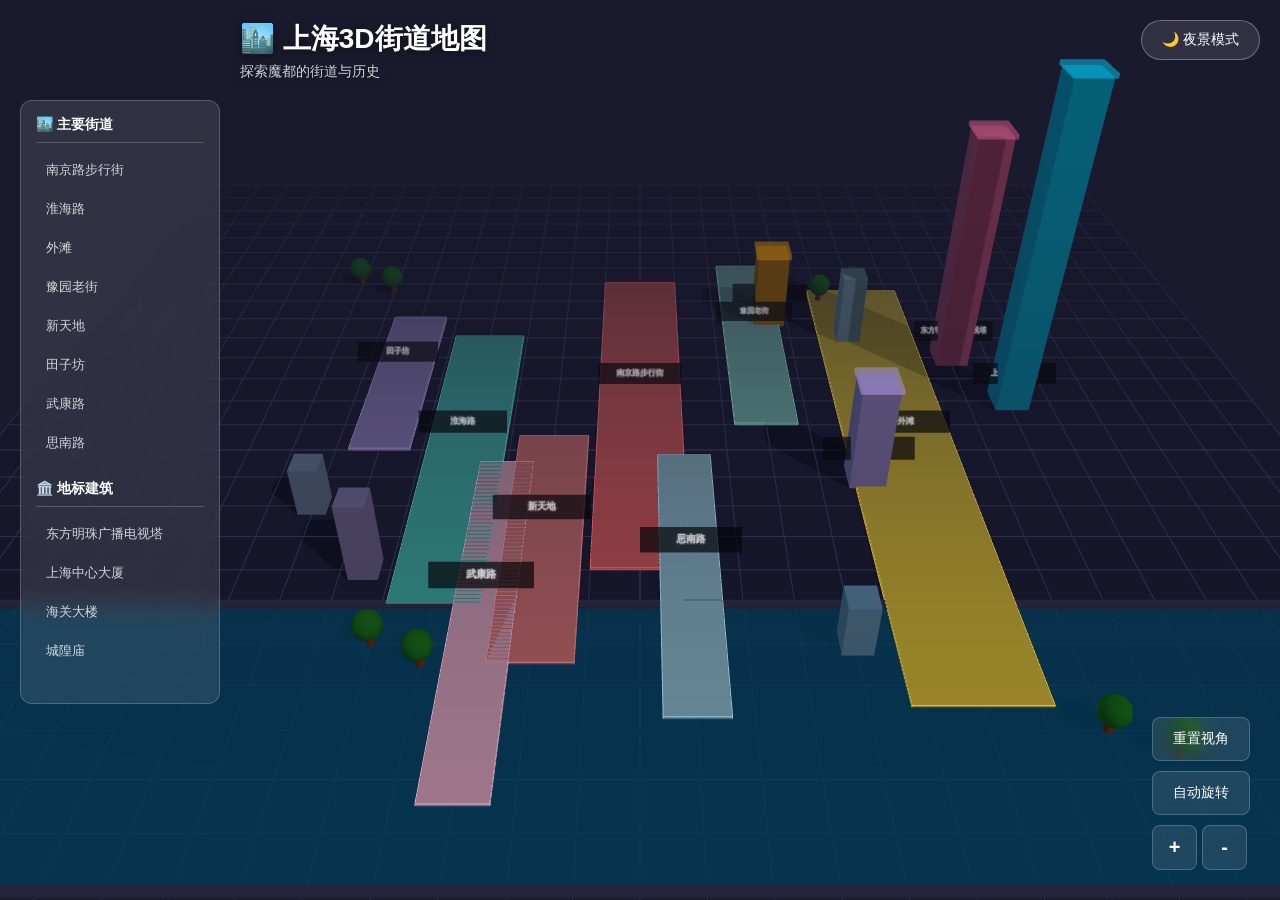
<file: index.html>
<!DOCTYPE html>
<html lang="zh-CN">
<head>
    <meta charset="UTF-8">
    <meta name="viewport" content="width=device-width, initial-scale=1.0">
    <title>上海3D街道地图</title>
  <script type="module" crossorigin src="./assets/main-D3qHfXB4.js"></script>
  <link rel="modulepreload" crossorigin href="./assets/main-DD3Ksoh5.js">
  <link rel="stylesheet" crossorigin href="./assets/main-Dr0N0u5w.css">
</head>
<body>
    <div id="app">
        <!-- 加载画面 -->
        <div id="loading" class="loading">
            <div class="loading-spinner"></div>
            <p>正在加载上海3D地图...</p>
        </div>

        <!-- 标题 -->
        <div class="header">
            <h1>🏙️ 上海3D街道地图</h1>
            <p>探索魔都的街道与历史</p>
        </div>

        <!-- 夜景模式按钮 -->
        <button id="night-mode" class="night-mode-btn">🌙 夜景模式</button>

        <!-- 控制面板 -->
        <div class="controls">
            <button id="reset-view">重置视角</button>
            <button id="toggle-rotate">自动旋转</button>
            <div class="zoom-controls">
                <button id="zoom-in">+</button>
                <button id="zoom-out">-</button>
            </div>
        </div>

        <!-- 街道导航侧边栏 -->
        <div class="sidebar">
            <h3>🏙️ 主要街道</h3>
            <ul id="street-list">
                <!-- 动态生成 -->
            </ul>
            <h3>🏛️ 地标建筑</h3>
            <ul id="landmark-list">
                <!-- 动态生成 -->
            </ul>
        </div>

        <!-- 信息面板 -->
        <div id="info-panel" class="info-panel hidden">
            <button class="close-btn" id="close-info">×</button>
            <h2 id="info-title">标题</h2>
            <div id="info-content">内容</div>
        </div>

        <!-- 3D画布 -->
        <canvas id="canvas"></canvas>
    </div>

</body>
</html>
</file>
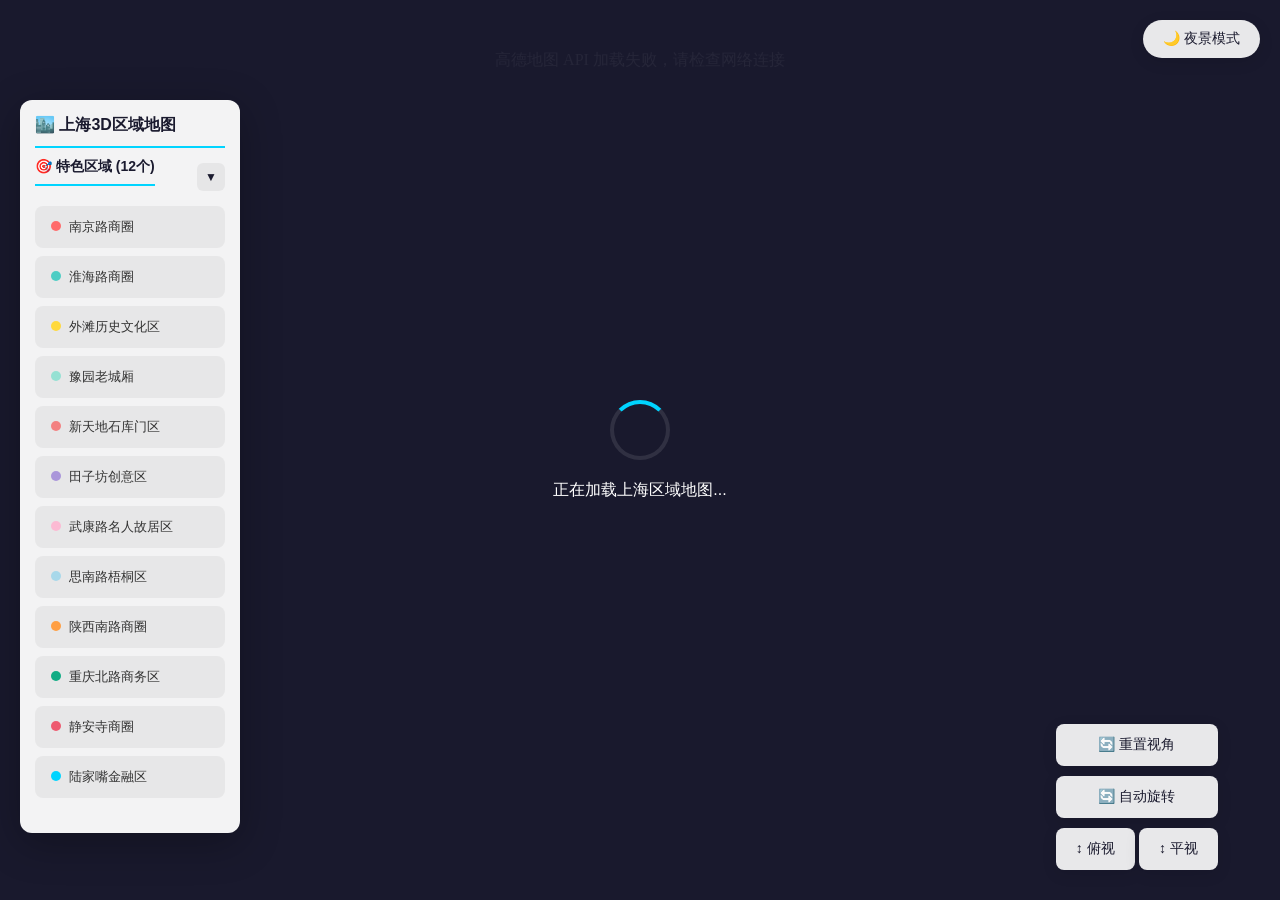
<file: index-areas-iframe.html>
<!DOCTYPE html>
<html lang="zh-CN">
<head>
    <meta charset="UTF-8">
    <meta name="viewport" content="width=device-width, initial-scale=1.0">
    <title>上海3D街道地图 - 区域划分版</title>
    <style>
        * { margin: 0; padding: 0; box-sizing: border-box; }
        
        body {
            font-family: 'Segoe UI', 'Microsoft YaHei', sans-serif;
            overflow: hidden;
            background: #1a1a2e;
        }
        
        /* 地图iframe - 放在底层，支持鼠标拖动 */
        #map-frame {
            position: fixed;
            top: 0;
            left: 0;
            width: 100%;
            height: 100%;
            border: none;
            z-index: 1;
            pointer-events: auto;
        }
        
        /* UI元素直接定位，不使用全屏覆盖层 */
        .ui-element {
            pointer-events: auto;
        }
        
        /* 标题 */
        .header {
            position: fixed;
            top: 20px;
            left: 260px;
            color: #fff;
            text-shadow: 0 2px 10px rgba(0, 0, 0, 0.8);
            z-index: 9999;
        }
        
        .header h1 {
            font-size: 28px;
            font-weight: 600;
            margin-bottom: 5px;
        }
        
        .header p {
            font-size: 14px;
            opacity: 0.9;
        }
        
        /* 侧边栏 */
        .sidebar {
            position: fixed;
            top: 100px;
            left: 20px;
            width: 220px;
            background: rgba(255, 255, 255, 0.95);
            border-radius: 12px;
            padding: 15px;
            box-shadow: 0 10px 40px rgba(0, 0, 0, 0.3);
            z-index: 9999;
            pointer-events: auto;
            cursor: move;
            user-select: none;
        }

        .sidebar.dragging {
            opacity: 0.9;
            box-shadow: 0 15px 50px rgba(0, 0, 0, 0.4);
        }

        .sidebar-header, .sidebar-title, .sidebar-content {
            cursor: default;
        }

        /* 侧边栏标题 */
        .sidebar-title {
            color: #1a1a2e;
            font-size: 16px;
            font-weight: 600;
            margin-bottom: 10px;
            padding-bottom: 10px;
            border-bottom: 2px solid #00d4ff;
        }

        /* 侧边栏头部 */
        .sidebar-header {
            display: flex;
            justify-content: space-between;
            align-items: center;
            margin-bottom: 10px;
        }

        .sidebar-header h3 {
            margin: 0;
            color: #1a1a2e;
            font-size: 14px;
            padding-bottom: 0;
            border-bottom: none;
        }

        /* 侧边栏内容 */
        .sidebar-content {
            max-height: calc(100vh - 200px);
            overflow-y: auto;
            transition: max-height 0.3s ease, opacity 0.3s ease;
        }

        .sidebar.collapsed .sidebar-content {
            max-height: 0;
            opacity: 0;
            overflow: hidden;
        }

        /* 侧边栏收起按钮 */
        .toggle-sidebar-btn {
            width: 28px;
            height: 28px;
            background: rgba(0, 0, 0, 0.05);
            border: none;
            border-radius: 6px;
            cursor: pointer;
            font-size: 12px;
            color: #1a1a2e;
            transition: all 0.3s;
        }

        .toggle-sidebar-btn:hover {
            background: #00d4ff;
            color: white;
        }
        
        .sidebar h3 {
            color: #1a1a2e;
            font-size: 14px;
            margin-bottom: 10px;
            padding-bottom: 8px;
            border-bottom: 2px solid #00d4ff;
        }
        
        .sidebar ul {
            list-style: none;
            margin-bottom: 20px;
        }
        
        .sidebar li {
            color: #333;
            padding: 12px;
            margin-bottom: 8px;
            border-radius: 8px;
            cursor: pointer;
            font-size: 13px;
            transition: all 0.3s;
            border-left: 4px solid transparent;
            background: rgba(0, 0, 0, 0.05);
        }
        
        .sidebar li:hover {
            background: rgba(0, 212, 255, 0.15);
            transform: translateX(5px);
        }
        
        .area-tag {
            display: inline-block;
            width: 10px;
            height: 10px;
            border-radius: 50%;
            margin-right: 8px;
        }
        
        /* 信息面板 */
        .info-panel {
            position: fixed;
            top: 50%;
            right: 30px;
            transform: translateY(-50%);
            width: 350px;
            max-height: 70vh;
            background: rgba(255, 255, 255, 0.98);
            border-radius: 16px;
            padding: 25px;
            box-shadow: 0 20px 60px rgba(0, 0, 0, 0.3);
            display: none;
            overflow-y: auto;
            z-index: 9999;
        }
        
        .info-panel.active {
            display: block;
        }
        
        .info-panel h2 {
            color: #1a1a2e;
            font-size: 22px;
            margin-bottom: 15px;
            padding-right: 30px;
        }
        
        .info-panel .tag {
            display: inline-block;
            padding: 4px 12px;
            border-radius: 20px;
            font-size: 12px;
            color: white;
            margin-bottom: 10px;
        }
        
        .info-panel p {
            color: #555;
            line-height: 1.6;
            margin-bottom: 10px;
        }
        
        .info-panel h4 {
            color: #1a1a2e;
            font-size: 14px;
            margin: 15px 0 8px;
            padding-bottom: 5px;
            border-bottom: 2px solid #00d4ff;
        }
        
        .info-panel ul {
            color: #555;
            padding-left: 20px;
        }
        
        .info-panel li {
            margin-bottom: 5px;
        }
        
        .close-btn {
            position: absolute;
            top: 15px;
            right: 15px;
            width: 30px;
            height: 30px;
            border: none;
            background: rgba(0, 0, 0, 0.1);
            border-radius: 50%;
            cursor: pointer;
            font-size: 20px;
            transition: all 0.3s;
        }
        
        .close-btn:hover {
            background: rgba(0, 0, 0, 0.2);
            transform: rotate(90deg);
        }
        
        /* 控制按钮 */
        .controls {
            position: fixed;
            bottom: 30px;
            right: 62px;
            display: flex;
            flex-direction: column;
            gap: 10px;
            z-index: 9999;
        }
        
        .controls button {
            padding: 12px 20px;
            background: rgba(255, 255, 255, 0.9);
            border: none;
            border-radius: 8px;
            color: #1a1a2e;
            cursor: pointer;
            font-size: 14px;
            transition: all 0.3s;
            box-shadow: 0 4px 15px rgba(0, 0, 0, 0.1);
        }
        
        .controls button:hover {
            background: #fff;
            transform: translateY(-2px);
        }
        
        /* 夜景模式按钮 */
        .night-mode-btn {
            position: fixed;
            top: 20px;
            right: 20px;
            padding: 10px 20px;
            background: rgba(255, 255, 255, 0.9);
            border: none;
            border-radius: 20px;
            color: #1a1a2e;
            cursor: pointer;
            font-size: 14px;
            z-index: 9999;
            box-shadow: 0 4px 15px rgba(0, 0, 0, 0.1);
            transition: all 0.3s;
        }
        
        .night-mode-btn:hover {
            background: #fff;
            transform: translateY(-2px);
        }
        
        .night-mode-btn.active {
            background: #1a1a2e;
            color: #fff;
        }
        
        /* 加载画面 */
        .loading {
            position: fixed;
            top: 0;
            left: 0;
            width: 100%;
            height: 100%;
            background: rgba(26, 26, 46, 0.95);
            display: flex;
            flex-direction: column;
            justify-content: center;
            align-items: center;
            z-index: 5;
            transition: opacity 0.5s;
        }
        
        .loading.hidden {
            opacity: 0;
            pointer-events: none;
        }
        
        .loading-spinner {
            width: 60px;
            height: 60px;
            border: 4px solid rgba(255, 255, 255, 0.1);
            border-top-color: #00d4ff;
            border-radius: 50%;
            animation: spin 1s linear infinite;
        }
        
        @keyframes spin {
            to { transform: rotate(360deg); }
        }
        
        .loading p {
            color: #fff;
            margin-top: 20px;
            font-size: 16px;
        }
        
        /* 提示信息 */
        #api-key-notice {
            position: fixed;
            bottom: 100px;
            left: 50%;
            transform: translateX(-50%);
            background: rgba(255, 193, 7, 0.95);
            color: #333;
            padding: 15px 25px;
            border-radius: 8px;
            display: none;
            font-weight: bold;
            box-shadow: 0 4px 15px rgba(0, 0, 0, 0.2);
        }
        
        /* 响应式 */
        @media (max-width: 768px) {
            .sidebar {
                width: 180px;
                top: 80px;
                left: 10px;
            }
            
            .header {
                left: 200px;
            }
            
            .header h1 {
                font-size: 18px;
            }
            
            .info-panel {
                width: 90%;
                right: 5%;
                left: 5%;
                transform: translateY(0);
                top: auto;
                bottom: 100px;
                max-height: 50vh;
            }
        }
    </style>
</head>
<body>
    <!-- 地图iframe - 完全隔离 -->
    <iframe id="map-frame" src="map.html"></iframe>

    <!-- 加载画面 -->
    <div id="loading" class="loading ui-element">
        <div class="loading-spinner"></div>
        <p>正在加载上海区域地图...</p>
    </div>

    <!-- 夜景模式按钮 -->
    <button id="night-mode" class="night-mode-btn ui-element">🌙 夜景模式</button>

    <!-- 控制面板 -->
    <div class="controls ui-element">
        <button id="reset-view">🔄 重置视角</button>
        <button id="toggle-rotate">🔄 自动旋转</button>
        <div class="pitch-controls">
            <button id="pitch-up">↕️ 俯视</button>
            <button id="pitch-down">↕️ 平视</button>
        </div>
    </div>

    <!-- 区域导航侧边栏 -->
    <div class="sidebar ui-element" id="sidebar">
        <div class="sidebar-title">🏙️ 上海3D区域地图</div>
        <div class="sidebar-header">
            <h3>🎯 特色区域 (12个)</h3>
            <button id="toggle-sidebar" class="toggle-sidebar-btn" title="收起">▼</button>
        </div>
        <div class="sidebar-content" id="sidebar-content">
            <ul id="area-list">
                <li data-area="nanjing-road-area"><span class="area-tag" style="background: #ff6b6b;"></span>南京路商圈</li>
                <li data-area="huaihai-road-area"><span class="area-tag" style="background: #4ecdc4;"></span>淮海路商圈</li>
                <li data-area="the-bund-area"><span class="area-tag" style="background: #ffd93d;"></span>外滩历史文化区</li>
                <li data-area="yuyuan-area"><span class="area-tag" style="background: #95e1d3;"></span>豫园老城厢</li>
                <li data-area="xintiandi-area"><span class="area-tag" style="background: #f38181;"></span>新天地石库门区</li>
                <li data-area="tianzifang-area"><span class="area-tag" style="background: #aa96da;"></span>田子坊创意区</li>
                <li data-area="wukang-road-area"><span class="area-tag" style="background: #fcbad3;"></span>武康路名人故居区</li>
                <li data-area="sinan-road-area"><span class="area-tag" style="background: #a8d8ea;"></span>思南路梧桐区</li>
                <li data-area="shaanxi-south-road"><span class="area-tag" style="background: #ff9f43;"></span>陕西南路商圈</li>
                <li data-area="chongqing-north-road"><span class="area-tag" style="background: #10ac84;"></span>重庆北路商务区</li>
                <li data-area="jingan-temple-area"><span class="area-tag" style="background: #ee5a6f;"></span>静安寺商圈</li>
                <li data-area="lujiazui-area"><span class="area-tag" style="background: #00d4ff;"></span>陆家嘴金融区</li>
            </ul>
        </div>
    </div>

    <!-- 信息面板 -->
    <div id="info-panel" class="info-panel ui-element">
        <button class="close-btn" id="close-info">×</button>
        <h2 id="info-title">标题</h2>
        <span id="info-tag" class="tag">标签</span>
        <p id="info-desc">描述</p>
        <h4>包含街道</h4>
        <p id="info-streets"></p>
        <h4>📍 著名地点</h4>
        <ul id="info-points"></ul>
    </div>

    <!-- API Key提示 -->
    <div id="api-key-notice" class="ui-element">
        ⚠️ 请在代码中配置您的高德地图API Key
    </div>
    
    <script>
        console.log('=== 脚本开始加载 ===');
        
        // 区域数据
        const areasData = [
            {
                id: 'nanjing-road-area',
                name: '南京路商圈',
                color: '#ff6b6b',
                description: '上海最繁华的商业中心，中华商业第一街所在地',
                streets: ['南京路步行街', '南京西路', '南京东路'],
                points: ['第一百货', '新世界城', '永安百货', '老凤祥银楼', '和平饭店']
            },
            {
                id: 'huaihai-road-area',
                name: '淮海路商圈',
                color: '#4ecdc4',
                description: '东方巴黎，上海最具时尚气息的商业街',
                streets: ['淮海中路', '淮海西路', '淮海东路'],
                points: ['环贸iapm', '国泰电影院', '思南公馆']
            },
            {
                id: 'the-bund-area',
                name: '外滩历史文化区',
                color: '#ffd93d',
                description: '万国建筑博览群，上海的城市名片',
                streets: ['中山东一路', '中山东二路'],
                points: ['海关大楼', '和平饭店', '汇丰银行大楼']
            },
            {
                id: 'yuyuan-area',
                name: '豫园老城厢',
                color: '#95e1d3',
                description: '上海老城厢，明清古建筑群',
                streets: ['豫园老街', '方浜中路'],
                points: ['豫园', '城隍庙', '九曲桥', '南翔馒头店']
            },
            {
                id: 'xintiandi-area',
                name: '新天地石库门区',
                color: '#f38181',
                description: '石库门里的时尚地标，传统与现代融合',
                streets: ['太仓路', '兴业路'],
                points: ['中共一大会址', '新天地北里', '新天地南里']
            },
            {
                id: 'tianzifang-area',
                name: '田子坊创意区',
                color: '#aa96da',
                description: '上海创意产业发源地，弄堂里的艺术天地',
                streets: ['泰康路', '建国中路'],
                points: ['陈逸飞工作室', '尔冬强艺术中心']
            },
            {
                id: 'wukang-road-area',
                name: '武康路名人故居区',
                color: '#fcbad3',
                description: '浓缩上海近代史的名人街',
                streets: ['武康路', '湖南路'],
                points: ['武康大楼', '巴金故居', '宋庆龄故居']
            },
            {
                id: 'sinan-road-area',
                name: '思南路梧桐区',
                color: '#a8d8ea',
                description: '上海最浪漫的马路，法国梧桐蔽日',
                streets: ['思南路', '皋兰路'],
                points: ['周公馆', '孙中山故居', '梅兰芳故居']
            },
            {
                id: 'shaanxi-south-road',
                name: '陕西南路商圈',
                color: '#ff9f43',
                description: '连接淮海路与南京路的黄金走廊',
                streets: ['陕西南路', '进贤路'],
                points: ['百盛购物中心', '巴黎春天', '襄阳路市场']
            },
            {
                id: 'chongqing-north-road',
                name: '重庆北路商务区',
                color: '#10ac84',
                description: '人民广场北侧商务中心',
                streets: ['重庆北路', '威海路'],
                points: ['人民广场', '上海博物馆', '上海大剧院']
            },
            {
                id: 'jingan-temple-area',
                name: '静安寺商圈',
                color: '#ee5a6f',
                description: '千年古刹静安寺周边，高端商务区',
                streets: ['南京西路', '华山路'],
                points: ['静安寺', '恒隆广场', '梅龙镇广场']
            },
            {
                id: 'lujiazui-area',
                name: '陆家嘴金融区',
                color: '#00d4ff',
                description: '中国金融中心，摩天大楼林立',
                streets: ['世纪大道', '陆家嘴环路'],
                points: ['东方明珠', '上海中心大厦', '金茂大厦']
            }
        ];
        
        // 跟踪每个区域的显示状态
        const visibleAreas = {};

        // 绑定点击事件
        const areaList = document.getElementById('area-list');
        console.log('area-list 元素:', areaList);
        
        areaList.addEventListener('click', function(e) {
            console.log('侧边栏点击事件触发', e.target);
            const li = e.target.closest('li');
            if (!li) {
                console.log('没有找到 li 元素');
                return;
            }

            const areaId = li.getAttribute('data-area');
            console.log('点击的区域ID:', areaId);
            const area = areasData.find(a => a.id === areaId);

            if (area) {
                console.log('找到区域数据:', area.name);
                
                // 通知iframe显示对应区域（单选模式）
                const frame = document.getElementById('map-frame');
                if (frame && frame.contentWindow) {
                    console.log('发送显示区域消息:', area.name);
                    frame.contentWindow.postMessage({ type: 'showArea', name: area.name }, '*');
                }
                
                // 显示信息面板
                showAreaInfo(area);
            } else {
                console.log('未找到区域数据');
            }
        });
        
        // 直接给每个li绑定点击事件（备用方案）
        document.querySelectorAll('#area-list li').forEach(li => {
            li.onclick = function() {
                console.log('直接点击 li:', this.getAttribute('data-area'));
                const areaId = this.getAttribute('data-area');
                const area = areasData.find(a => a.id === areaId);
                if (area) {
                    // 通知iframe显示对应区域（单选模式）
                    const frame = document.getElementById('map-frame');
                    if (frame && frame.contentWindow) {
                        console.log('发送显示区域消息:', area.name);
                        frame.contentWindow.postMessage({ type: 'showArea', name: area.name }, '*');
                    }
                    
                    // 显示信息面板
                    showAreaInfo(area);
                }
            };
        });
        
        function showAreaInfo(area) {
            document.getElementById('info-title').textContent = area.name;
            const tag = document.getElementById('info-tag');
            tag.textContent = '特色区域';
            tag.style.background = area.color;
            document.getElementById('info-desc').textContent = area.description;
            document.getElementById('info-streets').textContent = area.streets.join('、');
            
            const pointsList = document.getElementById('info-points');
            pointsList.innerHTML = '';
            area.points.forEach(point => {
                const li = document.createElement('li');
                li.textContent = point;
                pointsList.appendChild(li);
            });
            
            document.getElementById('info-panel').classList.add('active');
        }
        
        document.getElementById('close-info').addEventListener('click', function() {
            document.getElementById('info-panel').classList.remove('active');
        });
        
        document.getElementById('reset-view').addEventListener('click', function() {
            console.log('点击重置视角按钮');
            document.getElementById('info-panel').classList.remove('active');
            // 通知iframe重置地图
            const frame = document.getElementById('map-frame');
            if (frame && frame.contentWindow) {
                console.log('发送reset消息到iframe');
                frame.contentWindow.postMessage('reset', '*');
            } else {
                console.error('iframe未加载完成');
            }
        });
        
        // 夜景模式
        let isNightMode = false;
        document.getElementById('night-mode').addEventListener('click', function() {
            isNightMode = !isNightMode;
            this.textContent = isNightMode ? '☀️ 日间模式' : '🌙 夜景模式';
            this.classList.toggle('active');
            // 通知iframe切换模式
            const frame = document.getElementById('map-frame');
            if (frame && frame.contentWindow) {
                console.log('发送夜景模式消息:', isNightMode ? 'night' : 'day');
                frame.contentWindow.postMessage(isNightMode ? 'night' : 'day', '*');
            }
        });

        // 自动旋转
        let isAutoRotating = false;
        document.getElementById('toggle-rotate').addEventListener('click', function() {
            isAutoRotating = !isAutoRotating;
            this.textContent = isAutoRotating ? '⏹️ 停止旋转' : '🔄 自动旋转';
            const frame = document.getElementById('map-frame');
            if (frame && frame.contentWindow) {
                console.log('发送自动旋转消息:', isAutoRotating ? 'startRotate' : 'stopRotate');
                frame.contentWindow.postMessage(isAutoRotating ? 'startRotate' : 'stopRotate', '*');
            }
        });

        // 纵向变换（俯仰角）控制
        // 俯视按钮：增加pitch（更俯视）
        document.getElementById('pitch-up').addEventListener('click', function() {
            const frame = document.getElementById('map-frame');
            if (frame && frame.contentWindow) {
                console.log('发送俯视消息（增加pitch）');
                frame.contentWindow.postMessage('pitchUp', '*'); // pitchUp = 增加pitch = 俯视
            }
        });

        // 平视按钮：减小pitch（更平）
        document.getElementById('pitch-down').addEventListener('click', function() {
            const frame = document.getElementById('map-frame');
            if (frame && frame.contentWindow) {
                console.log('发送平视消息（减小pitch）');
                frame.contentWindow.postMessage('pitchDown', '*'); // pitchDown = 减小pitch = 平视
            }
        });

        // 隐藏加载画面
        setTimeout(() => {
            document.getElementById('loading').classList.add('hidden');
        }, 2000);

        // 监听iframe传来的地图点击事件
        window.addEventListener('message', function(e) {
            console.log('收到消息:', e.data);
            if (e.data && e.data.type === 'areaClick') {
                const areaName = e.data.name;
                console.log('收到地图点击:', areaName);
                const area = areasData.find(a => a.name === areaName);
                if (area) {
                    console.log('找到对应区域:', area.name);
                    showAreaInfo(area);
                } else {
                    console.log('未找到对应区域:', areaName);
                }
            }
        });

        // 侧边栏收起/展开功能
        document.getElementById('toggle-sidebar').addEventListener('click', function(e) {
            e.stopPropagation(); // 防止触发拖动
            const sidebar = document.getElementById('sidebar');
            sidebar.classList.toggle('collapsed');
            const isCollapsed = sidebar.classList.contains('collapsed');
            this.textContent = isCollapsed ? '▶' : '▼';
            this.title = isCollapsed ? '展开' : '收起';
        });

        // 侧边栏拖动功能
        (function() {
            const sidebar = document.getElementById('sidebar');
            let isDragging = false;
            let startX, startY, initialLeft, initialTop;

            sidebar.addEventListener('mousedown', function(e) {
                // 如果点击的是按钮或列表项，不启动拖动
                if (e.target.tagName === 'BUTTON' || e.target.tagName === 'LI' || e.target.closest('li')) {
                    return;
                }
                isDragging = true;
                sidebar.classList.add('dragging');
                
                startX = e.clientX;
                startY = e.clientY;
                initialLeft = sidebar.offsetLeft;
                initialTop = sidebar.offsetTop;
                
                e.preventDefault();
            });

            document.addEventListener('mousemove', function(e) {
                if (!isDragging) return;
                
                const dx = e.clientX - startX;
                const dy = e.clientY - startY;
                
                sidebar.style.left = (initialLeft + dx) + 'px';
                sidebar.style.top = (initialTop + dy) + 'px';
            });

            document.addEventListener('mouseup', function() {
                if (isDragging) {
                    isDragging = false;
                    sidebar.classList.remove('dragging');
                }
            });
        })();

        console.log('iframe版区域地图加载完成');
    </script>
</body>
</html>
</file>
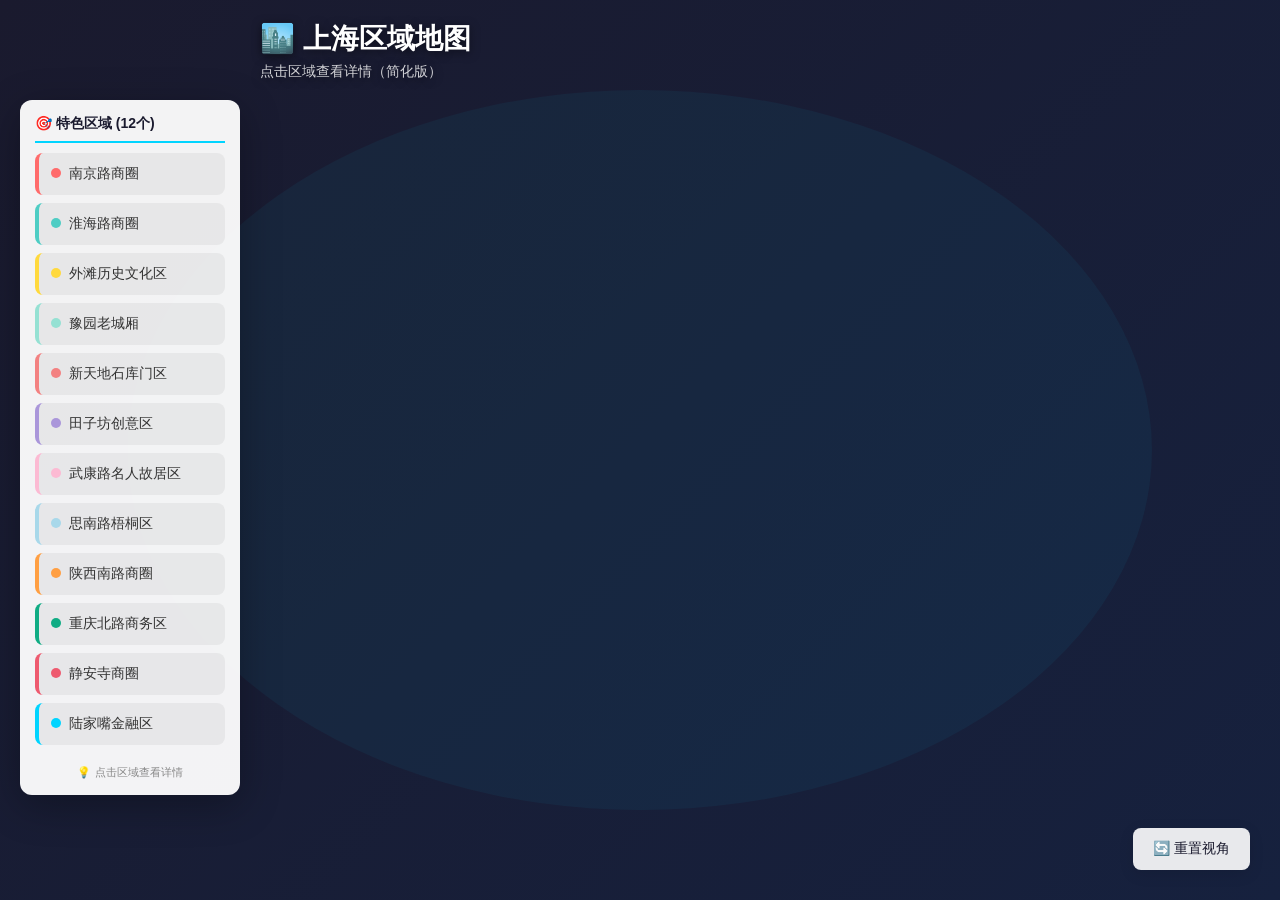
<file: index-areas-simple.html>
<!DOCTYPE html>
<html lang="zh-CN">
<head>
    <meta charset="UTF-8">
    <meta name="viewport" content="width=device-width, initial-scale=1.0">
    <title>上海区域地图 - 简化版</title>
    <style>
        * { margin: 0; padding: 0; box-sizing: border-box; }
        
        body {
            font-family: 'Segoe UI', 'Microsoft YaHei', sans-serif;
            overflow: hidden;
            background: #1a1a2e;
        }
        
        /* 模拟地图背景 */
        #map-bg {
            position: fixed;
            top: 0;
            left: 0;
            width: 100%;
            height: 100%;
            background: linear-gradient(135deg, #1a1a2e 0%, #16213e 100%);
            z-index: 1;
        }
        
        #map-bg::before {
            content: '';
            position: absolute;
            top: 50%;
            left: 50%;
            transform: translate(-50%, -50%);
            width: 80%;
            height: 80%;
            background: rgba(0, 212, 255, 0.05);
            border-radius: 50%;
        }
        
        /* 标题 */
        .header {
            position: fixed;
            top: 20px;
            left: 260px;
            z-index: 100;
            color: #fff;
            text-shadow: 0 2px 10px rgba(0, 0, 0, 0.5);
        }
        
        .header h1 {
            font-size: 28px;
            font-weight: 600;
            margin-bottom: 5px;
        }
        
        .header p {
            font-size: 14px;
            opacity: 0.8;
        }
        
        /* 侧边栏 */
        .sidebar {
            position: fixed;
            top: 100px;
            left: 20px;
            width: 220px;
            max-height: calc(100vh - 140px);
            background: rgba(255, 255, 255, 0.95);
            border-radius: 12px;
            padding: 15px;
            z-index: 100;
            overflow-y: auto;
            box-shadow: 0 10px 40px rgba(0, 0, 0, 0.3);
        }
        
        .sidebar h3 {
            color: #1a1a2e;
            font-size: 14px;
            margin-bottom: 10px;
            padding-bottom: 8px;
            border-bottom: 2px solid #00d4ff;
        }
        
        .sidebar ul {
            list-style: none;
            margin-bottom: 20px;
        }
        
        .sidebar li {
            color: #333;
            padding: 12px;
            margin-bottom: 8px;
            border-radius: 8px;
            cursor: pointer;
            font-size: 14px;
            transition: all 0.3s;
            border-left: 4px solid transparent;
            background: rgba(0, 0, 0, 0.05);
        }
        
        .sidebar li:hover {
            background: rgba(0, 212, 255, 0.15);
            transform: translateX(5px);
            border-left-color: #00d4ff;
        }
        
        .area-tag {
            display: inline-block;
            width: 10px;
            height: 10px;
            border-radius: 50%;
            margin-right: 8px;
        }
        
        /* 信息面板 */
        .info-panel {
            position: fixed;
            top: 50%;
            right: 30px;
            transform: translateY(-50%);
            width: 350px;
            background: rgba(255, 255, 255, 0.98);
            border-radius: 16px;
            padding: 25px;
            z-index: 100;
            box-shadow: 0 20px 60px rgba(0, 0, 0, 0.3);
            display: none;
        }
        
        .info-panel.active {
            display: block;
        }
        
        .info-panel h2 {
            color: #1a1a2e;
            font-size: 22px;
            margin-bottom: 15px;
        }
        
        .info-panel .tag {
            display: inline-block;
            padding: 4px 12px;
            border-radius: 20px;
            font-size: 12px;
            color: white;
            margin-bottom: 10px;
        }
        
        .info-panel p {
            color: #555;
            line-height: 1.6;
            margin-bottom: 10px;
        }
        
        .info-panel h4 {
            color: #1a1a2e;
            font-size: 14px;
            margin: 15px 0 8px;
            padding-bottom: 5px;
            border-bottom: 2px solid #00d4ff;
        }
        
        .info-panel ul {
            color: #555;
            padding-left: 20px;
        }
        
        .info-panel li {
            margin-bottom: 5px;
        }
        
        .close-btn {
            position: absolute;
            top: 15px;
            right: 15px;
            width: 30px;
            height: 30px;
            border: none;
            background: rgba(0, 0, 0, 0.1);
            border-radius: 50%;
            cursor: pointer;
            font-size: 20px;
            transition: all 0.3s;
        }
        
        .close-btn:hover {
            background: rgba(0, 0, 0, 0.2);
            transform: rotate(90deg);
        }
        
        /* 控制按钮 */
        .controls {
            position: fixed;
            bottom: 30px;
            right: 30px;
            z-index: 100;
            display: flex;
            flex-direction: column;
            gap: 10px;
        }
        
        .controls button {
            padding: 12px 20px;
            background: rgba(255, 255, 255, 0.9);
            border: none;
            border-radius: 8px;
            color: #1a1a2e;
            cursor: pointer;
            font-size: 14px;
            transition: all 0.3s;
            box-shadow: 0 4px 15px rgba(0, 0, 0, 0.1);
        }
        
        .controls button:hover {
            background: #fff;
            transform: translateY(-2px);
        }
    </style>
</head>
<body>
    <!-- 模拟地图背景 -->
    <div id="map-bg"></div>
    
    <!-- 标题 -->
    <div class="header">
        <h1>🏙️ 上海区域地图</h1>
        <p>点击区域查看详情（简化版）</p>
    </div>
    
    <!-- 侧边栏 -->
    <div class="sidebar">
        <h3>🎯 特色区域 (12个)</h3>
        <ul id="area-list">
            <li data-area="nanjing-road-area" style="border-left-color: #ff6b6b;">
                <span class="area-tag" style="background: #ff6b6b;"></span>南京路商圈
            </li>
            <li data-area="huaihai-road-area" style="border-left-color: #4ecdc4;">
                <span class="area-tag" style="background: #4ecdc4;"></span>淮海路商圈
            </li>
            <li data-area="the-bund-area" style="border-left-color: #ffd93d;">
                <span class="area-tag" style="background: #ffd93d;"></span>外滩历史文化区
            </li>
            <li data-area="yuyuan-area" style="border-left-color: #95e1d3;">
                <span class="area-tag" style="background: #95e1d3;"></span>豫园老城厢
            </li>
            <li data-area="xintiandi-area" style="border-left-color: #f38181;">
                <span class="area-tag" style="background: #f38181;"></span>新天地石库门区
            </li>
            <li data-area="tianzifang-area" style="border-left-color: #aa96da;">
                <span class="area-tag" style="background: #aa96da;"></span>田子坊创意区
            </li>
            <li data-area="wukang-road-area" style="border-left-color: #fcbad3;">
                <span class="area-tag" style="background: #fcbad3;"></span>武康路名人故居区
            </li>
            <li data-area="sinan-road-area" style="border-left-color: #a8d8ea;">
                <span class="area-tag" style="background: #a8d8ea;"></span>思南路梧桐区
            </li>
            <li data-area="shaanxi-south-road" style="border-left-color: #ff9f43;">
                <span class="area-tag" style="background: #ff9f43;"></span>陕西南路商圈
            </li>
            <li data-area="chongqing-north-road" style="border-left-color: #10ac84;">
                <span class="area-tag" style="background: #10ac84;"></span>重庆北路商务区
            </li>
            <li data-area="jingan-temple-area" style="border-left-color: #ee5a6f;">
                <span class="area-tag" style="background: #ee5a6f;"></span>静安寺商圈
            </li>
            <li data-area="lujiazui-area" style="border-left-color: #00d4ff;">
                <span class="area-tag" style="background: #00d4ff;"></span>陆家嘴金融区
            </li>
        </ul>
        <p style="font-size: 11px; color: #888; text-align: center;">
            💡 点击区域查看详情
        </p>
    </div>
    
    <!-- 信息面板 -->
    <div id="info-panel" class="info-panel">
        <button class="close-btn" onclick="closePanel()">×</button>
        <h2 id="info-title">标题</h2>
        <span id="info-tag" class="tag">标签</span>
        <p id="info-desc">描述</p>
        <h4>包含街道</h4>
        <p id="info-streets"></p>
        <h4>📍 著名地点</h4>
        <ul id="info-points"></ul>
    </div>
    
    <!-- 控制按钮 -->
    <div class="controls">
        <button onclick="resetView()">🔄 重置视角</button>
    </div>
    
    <script>
        // 区域数据
        const areasData = [
            {
                id: 'nanjing-road-area',
                name: '南京路商圈',
                color: '#ff6b6b',
                description: '上海最繁华的商业中心，中华商业第一街所在地',
                streets: ['南京路步行街', '南京西路', '南京东路'],
                points: ['第一百货', '新世界城', '永安百货', '老凤祥银楼', '和平饭店']
            },
            {
                id: 'huaihai-road-area',
                name: '淮海路商圈',
                color: '#4ecdc4',
                description: '东方巴黎，上海最具时尚气息的商业街',
                streets: ['淮海中路', '淮海西路', '淮海东路'],
                points: ['环贸iapm', '国泰电影院', '思南公馆']
            },
            {
                id: 'the-bund-area',
                name: '外滩历史文化区',
                color: '#ffd93d',
                description: '万国建筑博览群，上海的城市名片',
                streets: ['中山东一路', '中山东二路'],
                points: ['海关大楼', '和平饭店', '汇丰银行大楼']
            },
            {
                id: 'yuyuan-area',
                name: '豫园老城厢',
                color: '#95e1d3',
                description: '上海老城厢，明清古建筑群',
                streets: ['豫园老街', '方浜中路'],
                points: ['豫园', '城隍庙', '九曲桥', '南翔馒头店']
            },
            {
                id: 'xintiandi-area',
                name: '新天地石库门区',
                color: '#f38181',
                description: '石库门里的时尚地标，传统与现代融合',
                streets: ['太仓路', '兴业路'],
                points: ['中共一大会址', '新天地北里', '新天地南里']
            },
            {
                id: 'tianzifang-area',
                name: '田子坊创意区',
                color: '#aa96da',
                description: '上海创意产业发源地，弄堂里的艺术天地',
                streets: ['泰康路', '建国中路'],
                points: ['陈逸飞工作室', '尔冬强艺术中心']
            },
            {
                id: 'wukang-road-area',
                name: '武康路名人故居区',
                color: '#fcbad3',
                description: '浓缩上海近代史的名人街',
                streets: ['武康路', '湖南路'],
                points: ['武康大楼', '巴金故居', '宋庆龄故居']
            },
            {
                id: 'sinan-road-area',
                name: '思南路梧桐区',
                color: '#a8d8ea',
                description: '上海最浪漫的马路，法国梧桐蔽日',
                streets: ['思南路', '皋兰路'],
                points: ['周公馆', '孙中山故居', '梅兰芳故居']
            },
            {
                id: 'shaanxi-south-road',
                name: '陕西南路商圈',
                color: '#ff9f43',
                description: '连接淮海路与南京路的黄金走廊',
                streets: ['陕西南路', '进贤路'],
                points: ['百盛购物中心', '巴黎春天', '襄阳路市场']
            },
            {
                id: 'chongqing-north-road',
                name: '重庆北路商务区',
                color: '#10ac84',
                description: '人民广场北侧商务中心',
                streets: ['重庆北路', '威海路'],
                points: ['人民广场', '上海博物馆', '上海大剧院']
            },
            {
                id: 'jingan-temple-area',
                name: '静安寺商圈',
                color: '#ee5a6f',
                description: '千年古刹静安寺周边，高端商务区',
                streets: ['南京西路', '华山路'],
                points: ['静安寺', '恒隆广场', '梅龙镇广场']
            },
            {
                id: 'lujiazui-area',
                name: '陆家嘴金融区',
                color: '#00d4ff',
                description: '中国金融中心，摩天大楼林立',
                streets: ['世纪大道', '陆家嘴环路'],
                points: ['东方明珠', '上海中心大厦', '金茂大厦']
            }
        ];
        
        // 绑定点击事件
        document.getElementById('area-list').addEventListener('click', function(e) {
            const li = e.target.closest('li');
            if (!li) return;
            
            const areaId = li.getAttribute('data-area');
            const area = areasData.find(a => a.id === areaId);
            
            if (area) {
                showAreaInfo(area);
            }
        });
        
        function showAreaInfo(area) {
            document.getElementById('info-title').textContent = area.name;
            document.getElementById('info-tag').textContent = '特色区域';
            document.getElementById('info-tag').style.background = area.color;
            document.getElementById('info-desc').textContent = area.description;
            document.getElementById('info-streets').textContent = area.streets.join('、');
            
            const pointsList = document.getElementById('info-points');
            pointsList.innerHTML = '';
            area.points.forEach(point => {
                const li = document.createElement('li');
                li.textContent = point;
                pointsList.appendChild(li);
            });
            
            document.getElementById('info-panel').classList.add('active');
        }
        
        function closePanel() {
            document.getElementById('info-panel').classList.remove('active');
        }
        
        function resetView() {
            closePanel();
        }
        
        console.log('简化版区域地图加载完成');
    </script>
</body>
</html>
</file>
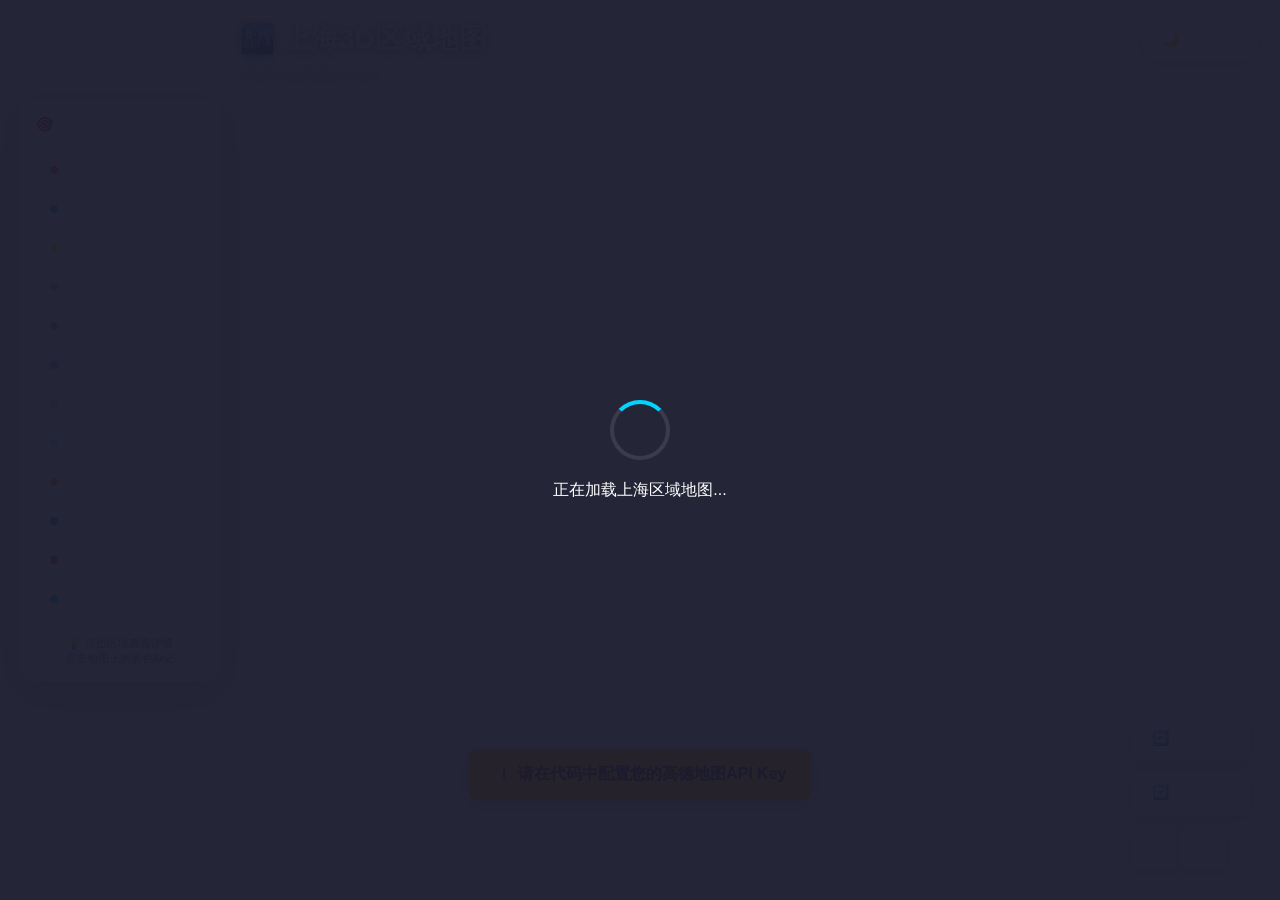
<file: index-areas.html>
<!DOCTYPE html>
<html lang="zh-CN">
<head>
    <meta charset="UTF-8">
    <meta name="viewport" content="width=device-width, initial-scale=1.0">
    <title>上海3D街道地图 - 区域划分版</title>
    <style>
        /* 高德地图容器样式 - 放在底层 */
        #amap-container {
            position: fixed;
            top: 0;
            left: 0;
            width: 100%;
            height: 100%;
            z-index: 0;
        }

        /* 覆盖层 - 确保在最上层 */
        #overlay {
            position: fixed;
            top: 0;
            left: 0;
            width: 100%;
            height: 100%;
            z-index: 100;
            pointer-events: none;
        }

        #overlay > * {
            pointer-events: auto;
        }
        
        /* 侧边栏样式 - 确保可点击 */
        .sidebar {
            position: fixed;
            top: 100px;
            left: 20px;
            width: 220px;
            max-height: calc(100vh - 140px);
            background: rgba(255, 255, 255, 0.95);
            backdrop-filter: blur(10px);
            border-radius: 12px;
            padding: 15px;
            z-index: 101;
            overflow-y: auto;
            border: 1px solid rgba(0, 0, 0, 0.1);
            box-shadow: 0 10px 40px rgba(0, 0, 0, 0.2);
        }

        .sidebar h3 {
            color: #1a1a2e;
            font-size: 14px;
            margin-bottom: 10px;
            padding-bottom: 8px;
            border-bottom: 2px solid #00d4ff;
        }

        .sidebar ul {
            list-style: none;
            margin-bottom: 20px;
        }

        .sidebar li {
            color: #333;
            padding: 10px 12px;
            margin-bottom: 6px;
            border-radius: 8px;
            cursor: pointer;
            font-size: 13px;
            transition: all 0.3s;
            border-left: 4px solid transparent;
            background: rgba(0, 0, 0, 0.03);
        }

        .sidebar li:hover {
            background: rgba(0, 212, 255, 0.1);
            transform: translateX(5px);
            border-left-color: #00d4ff;
        }

        .sidebar li.active {
            background: rgba(0, 212, 255, 0.2);
            border-left-color: #00d4ff;
            font-weight: bold;
        }

        /* 区域颜色标识 */
        .area-tag {
            display: inline-block;
            width: 8px;
            height: 8px;
            border-radius: 50%;
            margin-right: 8px;
        }

        /* 标题样式 */
        .header {
            position: fixed;
            top: 20px;
            left: 260px;
            z-index: 101;
            color: #fff;
            text-shadow: 0 2px 10px rgba(0, 0, 0, 0.5);
        }

        .header h1 {
            font-size: 24px;
            font-weight: 600;
            margin-bottom: 5px;
        }

        .header p {
            font-size: 14px;
            opacity: 0.9;
        }

        /* 控制面板 */
        .controls {
            position: fixed;
            bottom: 30px;
            right: 30px;
            z-index: 1001;
            display: flex;
            flex-direction: column;
            gap: 10px;
        }

        .controls button {
            padding: 12px 20px;
            background: rgba(255, 255, 255, 0.9);
            border: none;
            border-radius: 8px;
            color: #1a1a2e;
            cursor: pointer;
            font-size: 14px;
            transition: all 0.3s;
            box-shadow: 0 4px 15px rgba(0, 0, 0, 0.1);
        }

        .controls button:hover {
            background: #fff;
            transform: translateY(-2px);
            box-shadow: 0 6px 20px rgba(0, 0, 0, 0.15);
        }

        .zoom-controls {
            display: flex;
            gap: 5px;
        }

        .zoom-controls button {
            width: 45px;
            height: 45px;
            padding: 0;
            font-size: 20px;
            font-weight: bold;
        }

        /* 夜景模式按钮 */
        .night-mode-btn {
            position: fixed;
            top: 20px;
            right: 20px;
            z-index: 101;
            padding: 10px 20px;
            background: rgba(255, 255, 255, 0.9);
            border: none;
            border-radius: 20px;
            color: #1a1a2e;
            cursor: pointer;
            font-size: 14px;
            box-shadow: 0 4px 15px rgba(0, 0, 0, 0.1);
            transition: all 0.3s;
        }

        .night-mode-btn:hover {
            background: #fff;
            transform: translateY(-2px);
        }

        .night-mode-btn.active {
            background: #1a1a2e;
            color: #fff;
        }

        /* 信息面板 */
        .info-panel {
            position: fixed;
            top: 50%;
            right: 30px;
            transform: translateY(-50%);
            width: 350px;
            max-height: 70vh;
            background: rgba(255, 255, 255, 0.98);
            border-radius: 16px;
            padding: 25px;
            z-index: 102;
            box-shadow: 0 20px 60px rgba(0, 0, 0, 0.3);
            transition: all 0.3s ease;
            overflow-y: auto;
        }

        .info-panel.hidden {
            opacity: 0;
            pointer-events: none;
            transform: translateY(-50%) translateX(100px);
        }

        .info-panel .close-btn {
            position: absolute;
            top: 15px;
            right: 15px;
            width: 30px;
            height: 30px;
            border: none;
            background: rgba(0, 0, 0, 0.1);
            border-radius: 50%;
            cursor: pointer;
            font-size: 20px;
            line-height: 1;
            transition: all 0.3s;
        }

        .info-panel .close-btn:hover {
            background: rgba(0, 0, 0, 0.2);
            transform: rotate(90deg);
        }

        .info-panel h2 {
            color: #1a1a2e;
            font-size: 22px;
            margin-bottom: 15px;
            padding-right: 30px;
        }

        .info-panel .icon {
            font-size: 48px;
            text-align: center;
            margin-bottom: 15px;
        }

        .info-panel .tag {
            display: inline-block;
            padding: 4px 10px;
            border-radius: 20px;
            font-size: 12px;
            margin-bottom: 10px;
            color: white;
        }

        .info-panel p {
            margin-bottom: 10px;
            color: #555;
            line-height: 1.6;
        }

        .info-panel h3 {
            color: #1a1a2e;
            font-size: 16px;
            margin-top: 15px;
            margin-bottom: 8px;
            padding-bottom: 5px;
            border-bottom: 2px solid #00d4ff;
        }

        .info-panel ul {
            margin-bottom: 10px;
            color: #555;
            padding-left: 20px;
        }

        .info-panel li {
            margin-bottom: 5px;
        }

        /* 加载画面 */
        .loading {
            position: fixed;
            top: 0;
            left: 0;
            width: 100%;
            height: 100%;
            background: rgba(26, 26, 46, 0.95);
            display: flex;
            flex-direction: column;
            justify-content: center;
            align-items: center;
            z-index: 103;
            transition: opacity 0.5s;
        }

        .loading.hidden {
            opacity: 0;
            pointer-events: none;
        }

        .loading-spinner {
            width: 60px;
            height: 60px;
            border: 4px solid rgba(255, 255, 255, 0.1);
            border-top-color: #00d4ff;
            border-radius: 50%;
            animation: spin 1s linear infinite;
        }

        @keyframes spin {
            to { transform: rotate(360deg); }
        }

        .loading p {
            color: #fff;
            margin-top: 20px;
            font-size: 16px;
        }

        /* 提示信息 */
        #api-key-notice {
            position: fixed;
            bottom: 100px;
            left: 50%;
            transform: translateX(-50%);
            background: rgba(255, 193, 7, 0.95);
            color: #333;
            padding: 15px 25px;
            border-radius: 8px;
            z-index: 104;
            display: none;
            font-weight: bold;
            box-shadow: 0 4px 15px rgba(0, 0, 0, 0.2);
        }

        /* 响应式 */
        @media (max-width: 768px) {
            .sidebar {
                width: 180px;
                top: 80px;
                left: 10px;
            }
            
            .header {
                left: 200px;
            }
            
            .header h1 {
                font-size: 18px;
            }
            
            .info-panel {
                width: 90%;
                right: 5%;
                left: 5%;
                transform: translateY(0);
                top: auto;
                bottom: 100px;
                max-height: 50vh;
            }
            
            .info-panel.hidden {
                transform: translateY(100px);
            }
        }
    </style>
  <script type="module" crossorigin src="./assets/areas-Bb0hxwq-.js"></script>
  <link rel="modulepreload" crossorigin href="./assets/main-DD3Ksoh5.js">
  <link rel="stylesheet" crossorigin href="./assets/main-Dr0N0u5w.css">
</head>
<body>
    <!-- 高德地图容器 -->
    <div id="amap-container"></div>

    <!-- UI覆盖层 -->
    <div id="overlay">
        <!-- 加载画面 -->
        <div id="loading" class="loading">
            <div class="loading-spinner"></div>
            <p>正在加载上海区域地图...</p>
        </div>

        <!-- 标题 -->
        <div class="header">
            <h1>🏙️ 上海3D区域地图</h1>
            <p>点击区域查看著名地点</p>
        </div>

        <!-- 夜景模式按钮 -->
        <button id="night-mode" class="night-mode-btn">🌙 夜景模式</button>

        <!-- 控制面板 -->
        <div class="controls">
            <button id="reset-view">🔄 重置视角</button>
            <button id="toggle-rotate">🔄 自动旋转</button>
            <div class="zoom-controls">
                <button id="zoom-in">+</button>
                <button id="zoom-out">-</button>
            </div>
        </div>

        <!-- 区域导航侧边栏 -->
        <div class="sidebar" style="pointer-events: auto !important;">
            <h3>🎯 特色区域 (12个)</h3>
            <ul id="area-list" style="pointer-events: auto !important;">
                <li data-area="nanjing-road-area" onclick="alert('点击了南京路商圈')" style="pointer-events: auto !important; cursor: pointer !important;"><span class="area-tag" style="background: #ff6b6b;"></span>南京路商圈</li>
                <li data-area="huaihai-road-area" onclick="alert('点击了淮海路商圈')" style="pointer-events: auto !important; cursor: pointer !important;"><span class="area-tag" style="background: #4ecdc4;"></span>淮海路商圈</li>
                <li data-area="the-bund-area" onclick="alert('点击了外滩')" style="pointer-events: auto !important; cursor: pointer !important;"><span class="area-tag" style="background: #ffd93d;"></span>外滩历史文化区</li>
                <li data-area="yuyuan-area" style="pointer-events: auto !important; cursor: pointer !important;"><span class="area-tag" style="background: #95e1d3;"></span>豫园老城厢</li>
                <li data-area="xintiandi-area" style="pointer-events: auto !important; cursor: pointer !important;"><span class="area-tag" style="background: #f38181;"></span>新天地石库门区</li>
                <li data-area="tianzifang-area" style="pointer-events: auto !important; cursor: pointer !important;"><span class="area-tag" style="background: #aa96da;"></span>田子坊创意区</li>
                <li data-area="wukang-road-area" style="pointer-events: auto !important; cursor: pointer !important;"><span class="area-tag" style="background: #fcbad3;"></span>武康路名人故居区</li>
                <li data-area="sinan-road-area" style="pointer-events: auto !important; cursor: pointer !important;"><span class="area-tag" style="background: #a8d8ea;"></span>思南路梧桐区</li>
                <li data-area="shaanxi-south-road" style="pointer-events: auto !important; cursor: pointer !important;"><span class="area-tag" style="background: #ff9f43;"></span>陕西南路商圈</li>
                <li data-area="chongqing-north-road" style="pointer-events: auto !important; cursor: pointer !important;"><span class="area-tag" style="background: #10ac84;"></span>重庆北路商务区</li>
                <li data-area="jingan-temple-area" style="pointer-events: auto !important; cursor: pointer !important;"><span class="area-tag" style="background: #ee5a6f;"></span>静安寺商圈</li>
                <li data-area="lujiazui-area" style="pointer-events: auto !important; cursor: pointer !important;"><span class="area-tag" style="background: #00d4ff;"></span>陆家嘴金融区</li>
            </ul>
            <p style="font-size: 11px; color: #888; margin-top: 10px; text-align: center;">
                💡 点击区域查看详情<br>
                点击地图上的蓝色标记
            </p>
        </div>

        <!-- 信息面板 -->
        <div id="info-panel" class="info-panel hidden">
            <button class="close-btn" id="close-info">×</button>
            <h2 id="info-title">标题</h2>
            <div id="info-content">内容</div>
        </div>

        <!-- API Key提示 -->
        <div id="api-key-notice">
            ⚠️ 请在代码中配置您的高德地图API Key
        </div>
    </div>

    <!-- 高德地图API -->
    <script src="https://webapi.amap.com/maps?v=2.0&key=6fc614d0454e138a426ed6735b5989c8&plugin=AMap.Buildings,AMap.Scale,AMap.ToolBar,AMap.Circle,AMap.GeometryUtil"></script>

    <!-- 主程序 -->
    <script type="module" src="./assets/areas-Bb0hxwq-.js"></script>
    
    <!-- 调试脚本：确保点击事件绑定 -->
    <script>
        window.addEventListener('load', function() {
            console.log('页面加载完成');
            
            // 直接绑定区域列表点击
            const areaList = document.getElementById('area-list');
            if (areaList) {
                console.log('找到area-list');
                areaList.addEventListener('click', function(e) {
                    console.log('area-list被点击', e.target);
                    const li = e.target.closest('li');
                    if (li) {
                        const areaId = li.getAttribute('data-area');
                        console.log('点击了区域:', areaId);
                        alert('点击了区域: ' + areaId);
                    }
                });
            }
            
            // 测试按钮点击
            const resetBtn = document.getElementById('reset-view');
            if (resetBtn) {
                resetBtn.addEventListener('click', function() {
                    console.log('重置按钮被点击');
                    alert('重置按钮工作正常');
                });
            }
        });
    </script>

</body>
</html>
</file>
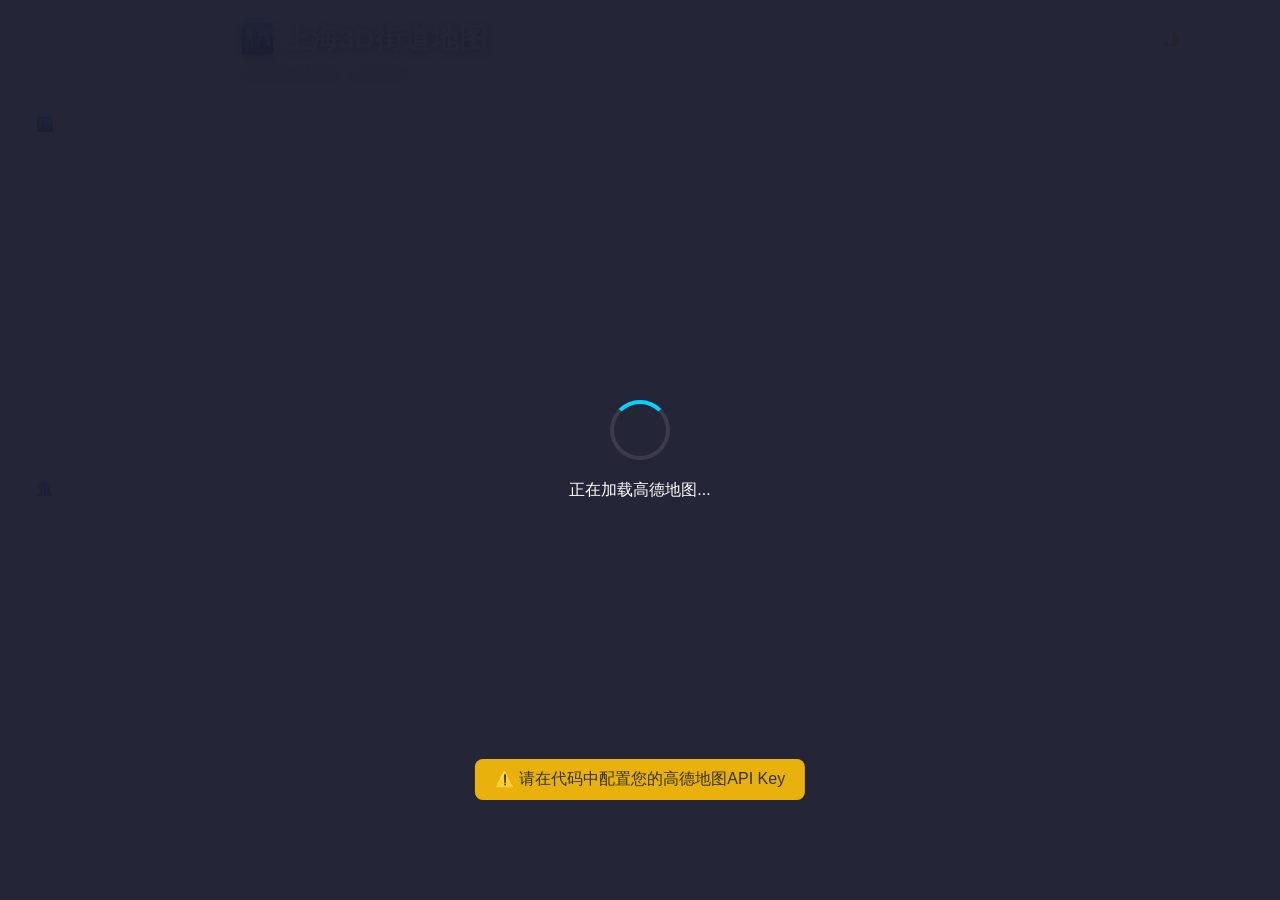
<file: index-real.html>
<!DOCTYPE html>
<html lang="zh-CN">
<head>
    <meta charset="UTF-8">
    <meta name="viewport" content="width=device-width, initial-scale=1.0">
    <title>上海3D街道地图 - 高德真实版</title>
    <style>
        /* 高德地图容器样式 */
        #amap-container {
            position: absolute;
            top: 0;
            left: 0;
            width: 100%;
            height: 100%;
            z-index: 1;
        }
        
        /* 覆盖层 */
        #overlay {
            position: absolute;
            top: 0;
            left: 0;
            width: 100%;
            height: 100%;
            z-index: 10;
            pointer-events: none;
        }
        
        #overlay > * {
            pointer-events: auto;
        }
        
        /* 高德地图信息窗体样式 */
        .amap-info-window {
            background: rgba(255, 255, 255, 0.95);
            border-radius: 12px;
            padding: 15px;
            box-shadow: 0 10px 40px rgba(0, 0, 0, 0.3);
            max-width: 300px;
        }
        
        .amap-info-window h3 {
            margin-bottom: 10px;
            color: #1a1a2e;
            font-size: 18px;
        }
        
        .amap-info-window p {
            color: #666;
            font-size: 14px;
            line-height: 1.5;
        }
        
        /* 高德地图标记样式 */
        .amap-marker-label {
            background: rgba(0, 0, 0, 0.7);
            color: white;
            padding: 5px 10px;
            border-radius: 4px;
            font-size: 12px;
            border: none;
        }
        
        /* 加载提示 */
        .amap-loading {
            position: fixed;
            top: 50%;
            left: 50%;
            transform: translate(-50%, -50%);
            z-index: 1000;
            background: rgba(0, 0, 0, 0.8);
            color: white;
            padding: 20px 40px;
            border-radius: 8px;
            font-size: 16px;
        }
    </style>
  <script type="module" crossorigin src="./assets/real-BYh26GzC.js"></script>
  <link rel="modulepreload" crossorigin href="./assets/main-DD3Ksoh5.js">
  <link rel="stylesheet" crossorigin href="./assets/main-Dr0N0u5w.css">
</head>
<body>
    <!-- 高德地图容器 -->
    <div id="amap-container"></div>
    
    <!-- UI覆盖层 -->
    <div id="overlay">
        <!-- 加载画面 -->
        <div id="loading" class="loading">
            <div class="loading-spinner"></div>
            <p>正在加载高德地图...</p>
        </div>

        <!-- 标题 -->
        <div class="header">
            <h1>🏙️ 上海3D街道地图</h1>
            <p>高德真实地图版 - 探索魔都</p>
        </div>

        <!-- 夜景模式按钮 -->
        <button id="night-mode" class="night-mode-btn">🌙 夜景模式</button>

        <!-- 控制面板 -->
        <div class="controls">
            <button id="reset-view">重置视角</button>
            <button id="toggle-rotate">自动旋转</button>
            <div class="zoom-controls">
                <button id="zoom-in">+</button>
                <button id="zoom-out">-</button>
            </div>
        </div>

        <!-- 街道导航侧边栏 -->
        <div class="sidebar">
            <h3>🏙️ 主要街道</h3>
            <ul id="street-list">
                <li data-lng="121.4737" data-lat="31.2348">南京路步行街</li>
                <li data-lng="121.4636" data-lat="31.2183">淮海路</li>
                <li data-lng="121.4906" data-lat="31.2397">外滩</li>
                <li data-lng="121.4922" data-lat="31.2272">豫园老街</li>
                <li data-lng="121.4734" data-lat="31.2214">新天地</li>
                <li data-lng="121.4668" data-lat="31.2103">田子坊</li>
                <li data-lng="121.4546" data-lat="31.2045">武康路</li>
                <li data-lng="121.4689" data-lat="31.2156">思南路</li>
            </ul>
            <h3>🏛️ 地标建筑</h3>
            <ul id="landmark-list">
                <li data-lng="121.4956" data-lat="31.2397">东方明珠</li>
                <li data-lng="121.5018" data-lat="31.2304">上海中心大厦</li>
                <li data-lng="121.4906" data-lat="31.2397">海关大楼</li>
                <li data-lng="121.4922" data-lat="31.2272">城隍庙</li>
            </ul>
        </div>

        <!-- 信息面板 -->
        <div id="info-panel" class="info-panel hidden">
            <button class="close-btn" id="close-info">×</button>
            <h2 id="info-title">标题</h2>
            <div id="info-content">内容</div>
        </div>
        
        <!-- API Key提示 -->
        <div id="api-key-notice" style="position: fixed; bottom: 100px; left: 50%; transform: translateX(-50%); background: rgba(255, 193, 7, 0.9); color: #333; padding: 10px 20px; border-radius: 8px; z-index: 1000; display: none;">
            ⚠️ 请在代码中配置您的高德地图API Key
        </div>
    </div>

    <!-- 高德地图API -->
    <script src="https://webapi.amap.com/maps?v=2.0&key=6fc614d0454e138a426ed6735b5989c8&plugin=AMap.Buildings,AMap.Scale,AMap.ToolBar"></script>
    
</body>
</html>
</file>
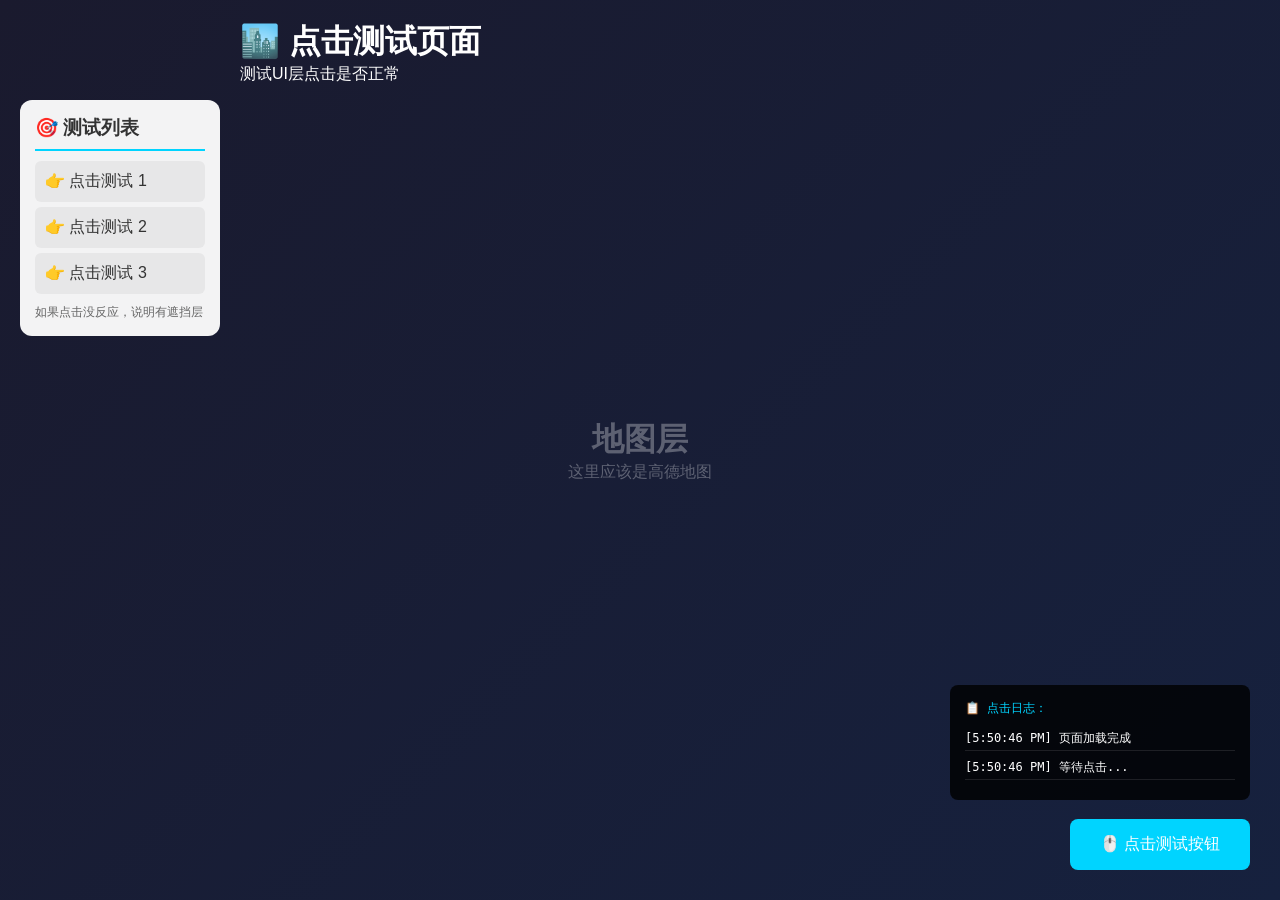
<file: test-click.html>
<!DOCTYPE html>
<html lang="zh-CN">
<head>
    <meta charset="UTF-8">
    <meta name="viewport" content="width=device-width, initial-scale=1.0">
    <title>点击测试</title>
    <style>
        * { margin: 0; padding: 0; box-sizing: border-box; }
        
        body {
            font-family: Arial, sans-serif;
            background: #1a1a2e;
            color: white;
            height: 100vh;
            overflow: hidden;
        }
        
        /* 模拟地图层 */
        #map-layer {
            position: absolute;
            top: 0;
            left: 0;
            width: 100%;
            height: 100%;
            background: linear-gradient(135deg, #1a1a2e 0%, #16213e 100%);
            z-index: 1;
        }
        
        /* UI层 */
        #ui-layer {
            position: absolute;
            top: 0;
            left: 0;
            width: 100%;
            height: 100%;
            z-index: 1000;
            pointer-events: none;
        }
        
        #ui-layer > * {
            pointer-events: auto;
        }
        
        /* 侧边栏 */
        .sidebar {
            position: fixed;
            top: 100px;
            left: 20px;
            width: 200px;
            background: rgba(255, 255, 255, 0.95);
            border-radius: 12px;
            padding: 15px;
            z-index: 1001;
            color: #333;
        }
        
        .sidebar h3 {
            margin-bottom: 10px;
            padding-bottom: 8px;
            border-bottom: 2px solid #00d4ff;
        }
        
        .sidebar li {
            padding: 10px;
            margin-bottom: 5px;
            background: rgba(0,0,0,0.05);
            border-radius: 6px;
            cursor: pointer;
            transition: all 0.3s;
            list-style: none;
        }
        
        .sidebar li:hover {
            background: rgba(0, 212, 255, 0.2);
            transform: translateX(5px);
        }
        
        /* 标题 */
        .header {
            position: fixed;
            top: 20px;
            left: 240px;
            z-index: 1001;
        }
        
        /* 按钮 */
        .btn {
            position: fixed;
            bottom: 30px;
            right: 30px;
            padding: 15px 30px;
            background: #00d4ff;
            color: white;
            border: none;
            border-radius: 8px;
            cursor: pointer;
            font-size: 16px;
            z-index: 1001;
        }
        
        /* 日志 */
        #log {
            position: fixed;
            bottom: 100px;
            right: 30px;
            width: 300px;
            max-height: 200px;
            background: rgba(0,0,0,0.8);
            padding: 15px;
            border-radius: 8px;
            overflow-y: auto;
            font-family: monospace;
            font-size: 12px;
            z-index: 1001;
        }
        
        .log-item {
            margin-bottom: 5px;
            padding: 3px 0;
            border-bottom: 1px solid rgba(255,255,255,0.1);
        }
    </style>
</head>
<body>
    <!-- 地图层 -->
    <div id="map-layer">
        <div style="position: absolute; top: 50%; left: 50%; transform: translate(-50%, -50%); text-align: center; color: rgba(255,255,255,0.3);">
            <h1>地图层</h1>
            <p>这里应该是高德地图</p>
        </div>
    </div>
    
    <!-- UI层 -->
    <div id="ui-layer">
        <!-- 标题 -->
        <div class="header">
            <h1>🏙️ 点击测试页面</h1>
            <p>测试UI层点击是否正常</p>
        </div>
        
        <!-- 侧边栏 -->
        <div class="sidebar">
            <h3>🎯 测试列表</h3>
            <ul id="test-list">
                <li onclick="handleClick('项目1')">👉 点击测试 1</li>
                <li onclick="handleClick('项目2')">👉 点击测试 2</li>
                <li onclick="handleClick('项目3')">👉 点击测试 3</li>
            </ul>
            <p style="font-size: 12px; color: #666; margin-top: 10px;">
                如果点击没反应，说明有遮挡层
            </p>
        </div>
        
        <!-- 测试按钮 -->
        <button class="btn" onclick="handleClick('大按钮')">
            🖱️ 点击测试按钮
        </button>
        
        <!-- 日志 -->
        <div id="log">
            <div style="color: #00d4ff; margin-bottom: 10px;">📋 点击日志：</div>
        </div>
    </div>
    
    <script>
        function log(msg) {
            const logDiv = document.getElementById('log');
            const time = new Date().toLocaleTimeString();
            const item = document.createElement('div');
            item.className = 'log-item';
            item.textContent = `[${time}] ${msg}`;
            logDiv.appendChild(item);
            logDiv.scrollTop = logDiv.scrollHeight;
        }
        
        function handleClick(name) {
            log(`✅ 点击了: ${name}`);
            alert(`点击成功: ${name}`);
        }
        
        // 页面加载日志
        window.addEventListener('load', function() {
            log('页面加载完成');
            log('等待点击...');
        });
        
        // 测试事件委托
        document.getElementById('test-list').addEventListener('click', function(e) {
            log(`事件委托捕获: ${e.target.textContent}`);
        });
    </script>
</body>
</html>
</file>
<file: assets/main-Dr0N0u5w.css>
*{margin:0;padding:0;box-sizing:border-box}body{font-family:Segoe UI,Microsoft YaHei,sans-serif;overflow:hidden;background:linear-gradient(135deg,#1a1a2e,#16213e)}#app{width:100vw;height:100vh;position:relative}.loading{position:fixed;top:0;left:0;width:100%;height:100%;background:#1a1a2ef2;display:flex;flex-direction:column;justify-content:center;align-items:center;z-index:1000;transition:opacity .5s}.loading.hidden{opacity:0;pointer-events:none}.loading-spinner{width:60px;height:60px;border:4px solid rgba(255,255,255,.1);border-top-color:#00d4ff;border-radius:50%;animation:spin 1s linear infinite}@keyframes spin{to{transform:rotate(360deg)}}.loading p{color:#fff;margin-top:20px;font-size:16px}.sidebar{position:fixed;top:100px;left:20px;width:200px;max-height:calc(100vh - 140px);background:#ffffff1a;-webkit-backdrop-filter:blur(10px);backdrop-filter:blur(10px);border-radius:12px;padding:15px;z-index:100;overflow-y:auto;border:1px solid rgba(255,255,255,.2)}.sidebar h3{color:#fff;font-size:14px;margin-bottom:10px;padding-bottom:8px;border-bottom:1px solid rgba(255,255,255,.2)}.sidebar ul{list-style:none;margin-bottom:20px}.sidebar li{color:#fffc;padding:8px 10px;margin-bottom:5px;border-radius:6px;cursor:pointer;font-size:13px;transition:all .3s}.sidebar li:hover{background:#fff3;color:#fff;transform:translate(5px)}.header{position:fixed;top:20px;left:240px;z-index:100;color:#fff;text-shadow:0 2px 10px rgba(0,0,0,.5)}.header h1{font-size:28px;font-weight:600;margin-bottom:5px}.header p{font-size:14px;opacity:.8}.controls{position:fixed;bottom:30px;right:30px;z-index:100;display:flex;flex-direction:column;gap:10px}.controls button{padding:12px 20px;background:#ffffff1a;border:1px solid rgba(255,255,255,.2);border-radius:8px;color:#fff;cursor:pointer;font-size:14px;transition:all .3s;-webkit-backdrop-filter:blur(10px);backdrop-filter:blur(10px)}.controls button:hover{background:#fff3;transform:translateY(-2px)}.zoom-controls{display:flex;gap:5px}.zoom-controls button{width:45px;height:45px;padding:0;font-size:20px;font-weight:700}.info-panel{position:fixed;top:50%;right:30px;transform:translateY(-50%);width:350px;max-height:70vh;background:#fffffff2;border-radius:16px;padding:25px;z-index:200;box-shadow:0 20px 60px #0000004d;transition:all .3s ease;overflow-y:auto}.info-panel.hidden{opacity:0;pointer-events:none;transform:translateY(-50%) translate(100px)}.info-panel .close-btn{position:absolute;top:15px;right:15px;width:30px;height:30px;border:none;background:#0000001a;border-radius:50%;cursor:pointer;font-size:20px;line-height:1;transition:all .3s}.info-panel .close-btn:hover{background:#0003;transform:rotate(90deg)}.info-panel h2{color:#1a1a2e;font-size:22px;margin-bottom:15px;padding-right:30px}.info-panel .content{color:#333;line-height:1.6}.info-panel p{margin-bottom:10px;color:#555}.info-panel h3{color:#1a1a2e;font-size:16px;margin-top:15px;margin-bottom:8px;padding-bottom:5px;border-bottom:2px solid #00d4ff}.info-panel .tag{display:inline-block;padding:4px 10px;background:linear-gradient(135deg,#00d4ff,#09c);color:#fff;border-radius:20px;font-size:12px;margin-bottom:10px}.info-panel .icon{font-size:48px;text-align:center;margin-bottom:15px}.night-mode-btn{position:fixed;top:20px;right:20px;z-index:100;padding:10px 20px;background:#ffffff1a;border:1px solid rgba(255,255,255,.3);border-radius:20px;color:#fff;cursor:pointer;font-size:14px;-webkit-backdrop-filter:blur(10px);backdrop-filter:blur(10px);transition:all .3s}.night-mode-btn:hover{background:#fff3}.night-mode-btn.active{background:#00d4ff4d;border-color:#00d4ff}.tooltip{position:fixed;background:#000c;color:#fff;padding:8px 12px;border-radius:6px;font-size:12px;pointer-events:none;z-index:1000;opacity:0;transition:opacity .3s}.tooltip.visible{opacity:1}#canvas{width:100%;height:100%;display:block}@media(max-width:768px){.header h1{font-size:20px}.info-panel{width:90%;right:5%;left:5%;transform:translateY(0);top:auto;bottom:100px;max-height:50vh}.info-panel.hidden{transform:translateY(100px)}.controls{bottom:20px;right:20px}}
</file>
